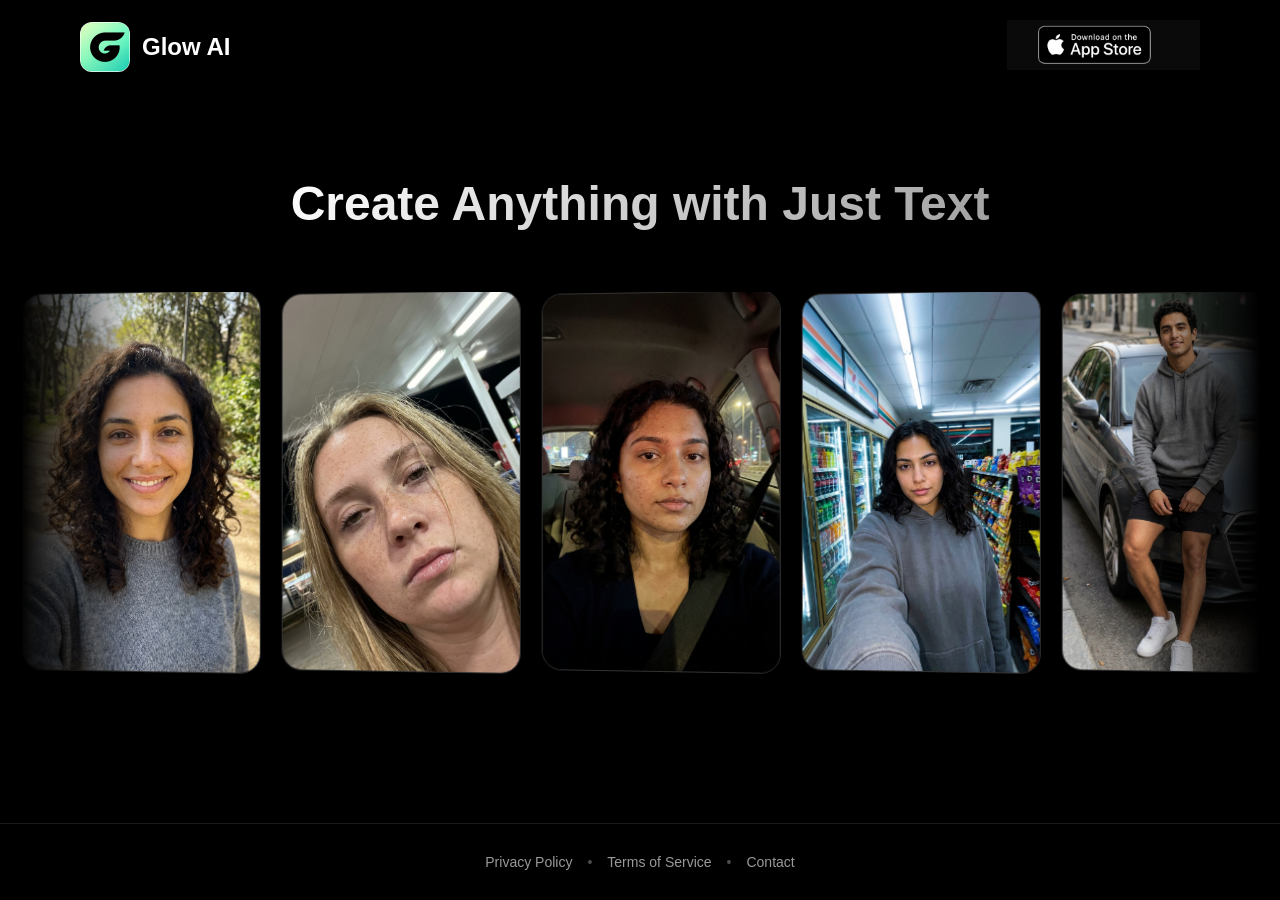
<file: index.html>
<!DOCTYPE html>
<html lang="en">
<head>
    <meta charset="UTF-8">
    <meta name="viewport" content="width=device-width, initial-scale=1.0">
    <title>Glow AI - Create Anything with Just Text</title>
    <link rel="icon" type="image/png" sizes="64x64" href="favicon.png">
    <link rel="apple-touch-icon" sizes="180x180" href="apple-touch-icon.png">
    <link rel="stylesheet" href="styles.css">
</head>
<body>
    <div class="container">
        <!-- Header -->
        <header>
            <div class="logo-section">
                <img src="app-icon.png" alt="Glow AI" class="app-icon">
                <h1 class="logo-text">Glow AI</h1>
            </div>
            <a href="#" class="app-store-link" id="appStoreLink">
                <img src="app-store-badge.png" alt="Download on the App Store" class="app-store-badge">
            </a>
        </header>

        <!-- Main Content -->
        <main>
            <h2 class="main-heading">Create Anything with Just Text</h2>
            
            <!-- Infinite Scrolling Carousel with Fading Images -->
            <div class="carousel-container">
                <div class="carousel-track" id="carouselTrack">
                    <!-- Cards will be duplicated via JavaScript for infinite scroll -->
                    <div class="carousel-card" data-before="images/anime_before.png" data-after="images/anime_after.png">
                        <img class="card-image before" src="images/anime_before.png" alt="Before">
                        <img class="card-image after" src="images/anime_after.png" alt="After">
                    </div>
                    <div class="carousel-card" data-before="images/barbie_before.png" data-after="images/barbie_after.png">
                        <img class="card-image before" src="images/barbie_before.png" alt="Before">
                        <img class="card-image after" src="images/barbie_after.png" alt="After">
                    </div>
                    <div class="carousel-card" data-before="images/caricature_before.png" data-after="images/caricature_after.png">
                        <img class="card-image before" src="images/caricature_before.png" alt="Before">
                        <img class="card-image after" src="images/caricature_after.png" alt="After">
                    </div>
                    <div class="carousel-card" data-before="images/actionfigure_before.png" data-after="images/actionfigure_after.png">
                        <img class="card-image before" src="images/actionfigure_before.png" alt="Before">
                        <img class="card-image after" src="images/actionfigure_after.png" alt="After">
                    </div>
                    <div class="carousel-card" data-before="images/gtav_before.png" data-after="images/gtav_after.png">
                        <img class="card-image before" src="images/gtav_before.png" alt="Before">
                        <img class="card-image after" src="images/gtav_after.png" alt="After">
                    </div>
                    <div class="carousel-card" data-before="images/wedding_before.png" data-after="images/wedding_after.png">
                        <img class="card-image before" src="images/wedding_before.png" alt="Before">
                        <img class="card-image after" src="images/wedding_after.png" alt="After">
                    </div>
                    <div class="carousel-card" data-before="images/minecraft_before.png" data-after="images/minecraft_after.png">
                        <img class="card-image before" src="images/minecraft_before.png" alt="Before">
                        <img class="card-image after" src="images/minecraft_after.png" alt="After">
                    </div>
                    <div class="carousel-card" data-before="images/yearbook_before.png" data-after="images/yearbook_after.png">
                        <img class="card-image before" src="images/yearbook_before.png" alt="Before">
                        <img class="card-image after" src="images/yearbook_after.png" alt="After">
                    </div>
                    <div class="carousel-card" data-before="images/snow_before.png" data-after="images/snow_after.png">
                        <img class="card-image before" src="images/snow_before.png" alt="Before">
                        <img class="card-image after" src="images/snow_after.png" alt="After">
                    </div>
                    <div class="carousel-card" data-before="images/polaroid_before.png" data-after="images/polaroid_after.png">
                        <img class="card-image before" src="images/polaroid_before.png" alt="Before">
                        <img class="card-image after" src="images/polaroid_after.png" alt="After">
                    </div>
                    <div class="carousel-card" data-before="images/partner_before.png" data-after="images/partner_after.png">
                        <img class="card-image before" src="images/partner_before.png" alt="Before">
                        <img class="card-image after" src="images/partner_after.png" alt="After">
                    </div>
                    <div class="carousel-card" data-before="images/age_before.png" data-after="images/age_after.png">
                        <img class="card-image before" src="images/age_before.png" alt="Before">
                        <img class="card-image after" src="images/age_after.png" alt="After">
                    </div>
                </div>
            </div>
        </main>

        <!-- Footer -->
        <footer>
            <div class="footer-links">
                <a href="privacy">Privacy Policy</a>
                <span class="separator">•</span>
                <a href="terms">Terms of Service</a>
                <span class="separator">•</span>
                <a href="contact.html">Contact</a>
            </div>
        </footer>
    </div>

    <script src="script.js"></script>
</body>
</html>
</file>
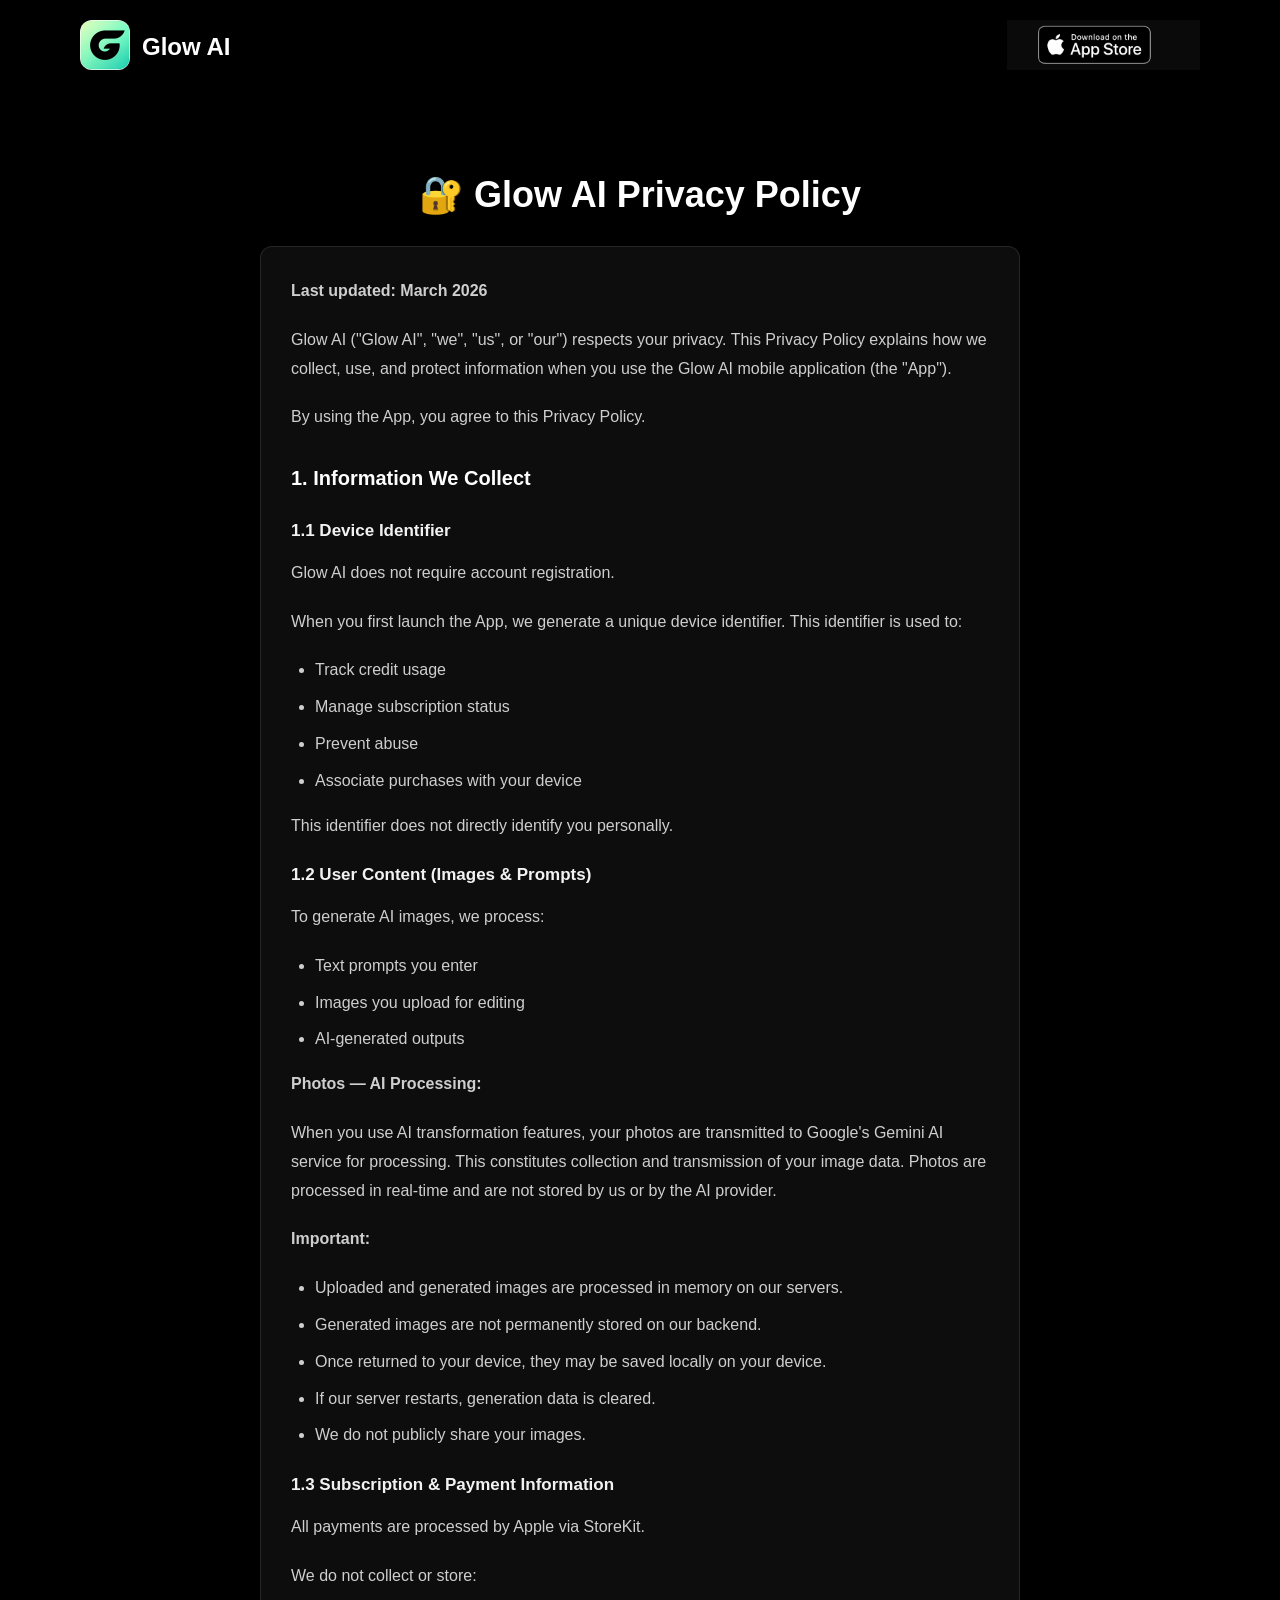
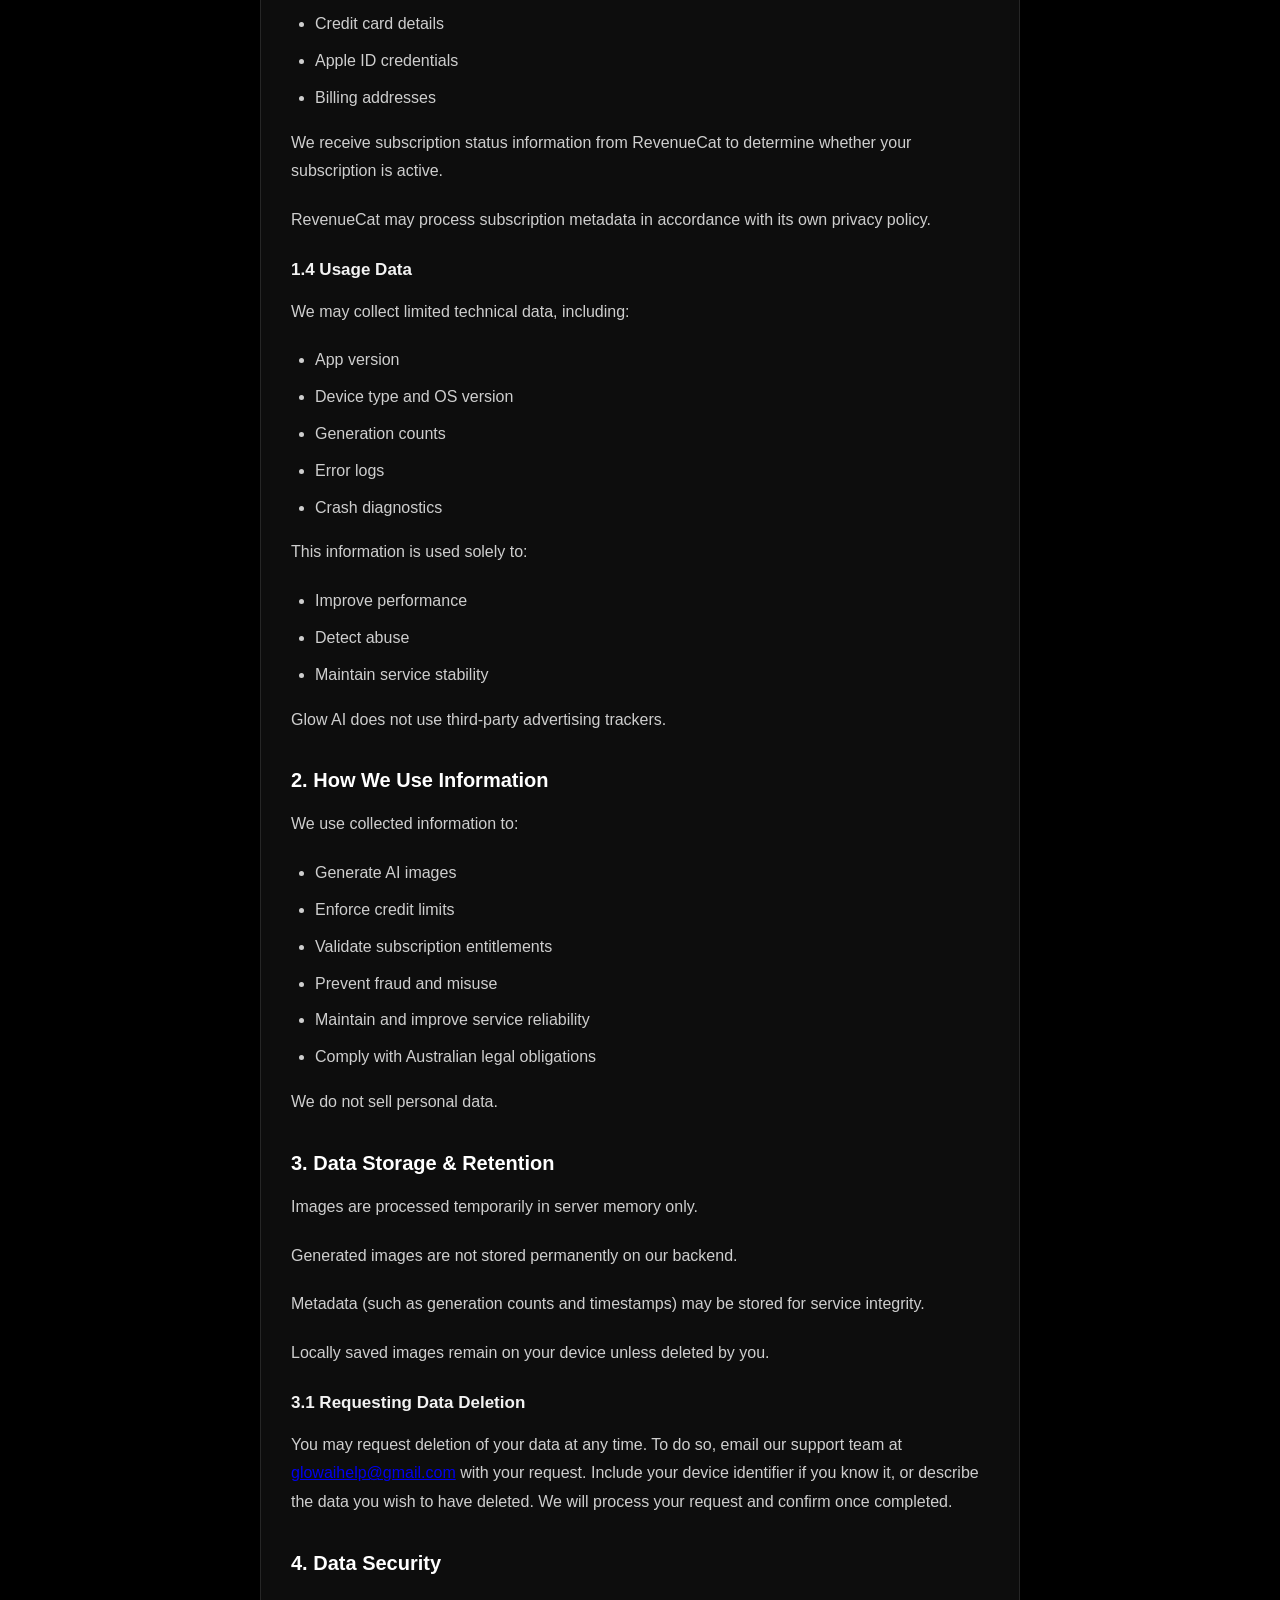
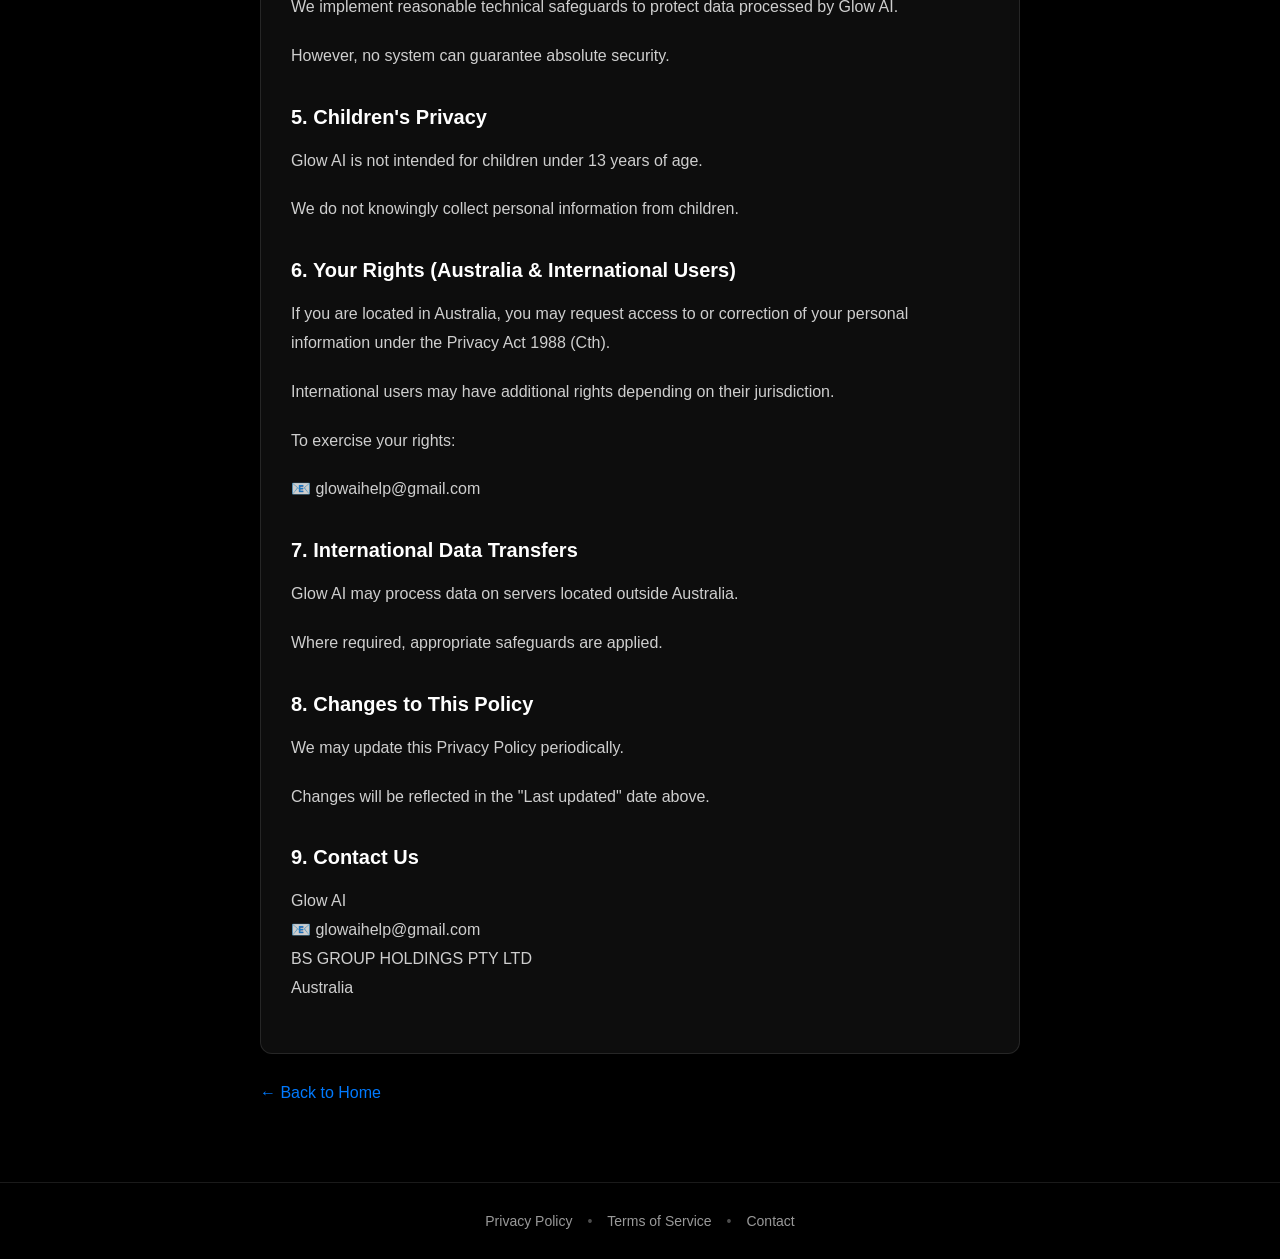
<file: privacy/index.html>
<!DOCTYPE html>
<html lang="en">
<head>
    <meta charset="UTF-8">
    <meta name="viewport" content="width=device-width, initial-scale=1.0">
    <title>Privacy Policy - Glow AI</title>
    <link rel="icon" type="image/png" sizes="64x64" href="../favicon.png">
    <link rel="apple-touch-icon" sizes="180x180" href="../apple-touch-icon.png">
    <link rel="stylesheet" href="../styles.css">
</head>
<body>
    <div class="container">
        <!-- Header -->
        <header>
            <div class="logo-section">
                <a href="../index.html"><img src="../app-icon.png" alt="Glow AI" class="app-icon"></a>
                <h1 class="logo-text">Glow AI</h1>
            </div>
            <a href="#" class="app-store-link" id="appStoreLink">
                <img src="../app-store-badge.png" alt="Download on the App Store" class="app-store-badge">
            </a>
        </header>

        <!-- Main Content -->
        <main>
            <div class="page-container">
                <h1 class="page-title">🔐 Glow AI Privacy Policy</h1>
                
                <div class="page-content">
                    <p><strong>Last updated: March 2026</strong></p>
                    
                    <p>Glow AI ("Glow AI", "we", "us", or "our") respects your privacy. This Privacy Policy explains how we collect, use, and protect information when you use the Glow AI mobile application (the "App").</p>
                    
                    <p>By using the App, you agree to this Privacy Policy.</p>

                    <h2>1. Information We Collect</h2>
                    
                    <h3>1.1 Device Identifier</h3>
                    <p>Glow AI does not require account registration.</p>
                    <p>When you first launch the App, we generate a unique device identifier. This identifier is used to:</p>
                    <ul>
                        <li>Track credit usage</li>
                        <li>Manage subscription status</li>
                        <li>Prevent abuse</li>
                        <li>Associate purchases with your device</li>
                    </ul>
                    <p>This identifier does not directly identify you personally.</p>

                    <h3>1.2 User Content (Images & Prompts)</h3>
                    <p>To generate AI images, we process:</p>
                    <ul>
                        <li>Text prompts you enter</li>
                        <li>Images you upload for editing</li>
                        <li>AI-generated outputs</li>
                    </ul>
                    <p><strong>Photos — AI Processing:</strong></p>
                    <p>When you use AI transformation features, your photos are transmitted to Google's Gemini AI service for processing. This constitutes collection and transmission of your image data. Photos are processed in real-time and are not stored by us or by the AI provider.</p>
                    <p><strong>Important:</strong></p>
                    <ul>
                        <li>Uploaded and generated images are processed in memory on our servers.</li>
                        <li>Generated images are not permanently stored on our backend.</li>
                        <li>Once returned to your device, they may be saved locally on your device.</li>
                        <li>If our server restarts, generation data is cleared.</li>
                        <li>We do not publicly share your images.</li>
                    </ul>

                    <h3>1.3 Subscription & Payment Information</h3>
                    <p>All payments are processed by Apple via StoreKit.</p>
                    <p>We do not collect or store:</p>
                    <ul>
                        <li>Credit card details</li>
                        <li>Apple ID credentials</li>
                        <li>Billing addresses</li>
                    </ul>
                    <p>We receive subscription status information from RevenueCat to determine whether your subscription is active.</p>
                    <p>RevenueCat may process subscription metadata in accordance with its own privacy policy.</p>

                    <h3>1.4 Usage Data</h3>
                    <p>We may collect limited technical data, including:</p>
                    <ul>
                        <li>App version</li>
                        <li>Device type and OS version</li>
                        <li>Generation counts</li>
                        <li>Error logs</li>
                        <li>Crash diagnostics</li>
                    </ul>
                    <p>This information is used solely to:</p>
                    <ul>
                        <li>Improve performance</li>
                        <li>Detect abuse</li>
                        <li>Maintain service stability</li>
                    </ul>
                    <p>Glow AI does not use third-party advertising trackers.</p>

                    <h2>2. How We Use Information</h2>
                    <p>We use collected information to:</p>
                    <ul>
                        <li>Generate AI images</li>
                        <li>Enforce credit limits</li>
                        <li>Validate subscription entitlements</li>
                        <li>Prevent fraud and misuse</li>
                        <li>Maintain and improve service reliability</li>
                        <li>Comply with Australian legal obligations</li>
                    </ul>
                    <p>We do not sell personal data.</p>

                    <h2>3. Data Storage & Retention</h2>
                    <p>Images are processed temporarily in server memory only.</p>
                    <p>Generated images are not stored permanently on our backend.</p>
                    <p>Metadata (such as generation counts and timestamps) may be stored for service integrity.</p>
                    <p>Locally saved images remain on your device unless deleted by you.</p>
                    <h3>3.1 Requesting Data Deletion</h3>
                    <p>You may request deletion of your data at any time. To do so, email our support team at <a href="mailto:glowaihelp@gmail.com">glowaihelp@gmail.com</a> with your request. Include your device identifier if you know it, or describe the data you wish to have deleted. We will process your request and confirm once completed.</p>

                    <h2>4. Data Security</h2>
                    <p>We implement reasonable technical safeguards to protect data processed by Glow AI.</p>
                    <p>However, no system can guarantee absolute security.</p>

                    <h2>5. Children's Privacy</h2>
                    <p>Glow AI is not intended for children under 13 years of age.</p>
                    <p>We do not knowingly collect personal information from children.</p>

                    <h2>6. Your Rights (Australia & International Users)</h2>
                    <p>If you are located in Australia, you may request access to or correction of your personal information under the Privacy Act 1988 (Cth).</p>
                    <p>International users may have additional rights depending on their jurisdiction.</p>
                    <p>To exercise your rights:</p>
                    <p>📧 glowaihelp@gmail.com</p>

                    <h2>7. International Data Transfers</h2>
                    <p>Glow AI may process data on servers located outside Australia.</p>
                    <p>Where required, appropriate safeguards are applied.</p>

                    <h2>8. Changes to This Policy</h2>
                    <p>We may update this Privacy Policy periodically.</p>
                    <p>Changes will be reflected in the "Last updated" date above.</p>

                    <h2>9. Contact Us</h2>
                    <p>Glow AI<br>
                    📧 glowaihelp@gmail.com<br>
                    BS GROUP HOLDINGS PTY LTD<br>
                    Australia</p>
                </div>

                <a href="../index.html" class="back-link">← Back to Home</a>
            </div>
        </main>

        <!-- Footer -->
        <footer>
            <div class="footer-links">
                <a href="../privacy">Privacy Policy</a>
                <span class="separator">•</span>
                <a href="../terms">Terms of Service</a>
                <span class="separator">•</span>
                <a href="../contact.html">Contact</a>
            </div>
        </footer>
    </div>

    <script src="../script.js"></script>
</body>
</html>
</file>
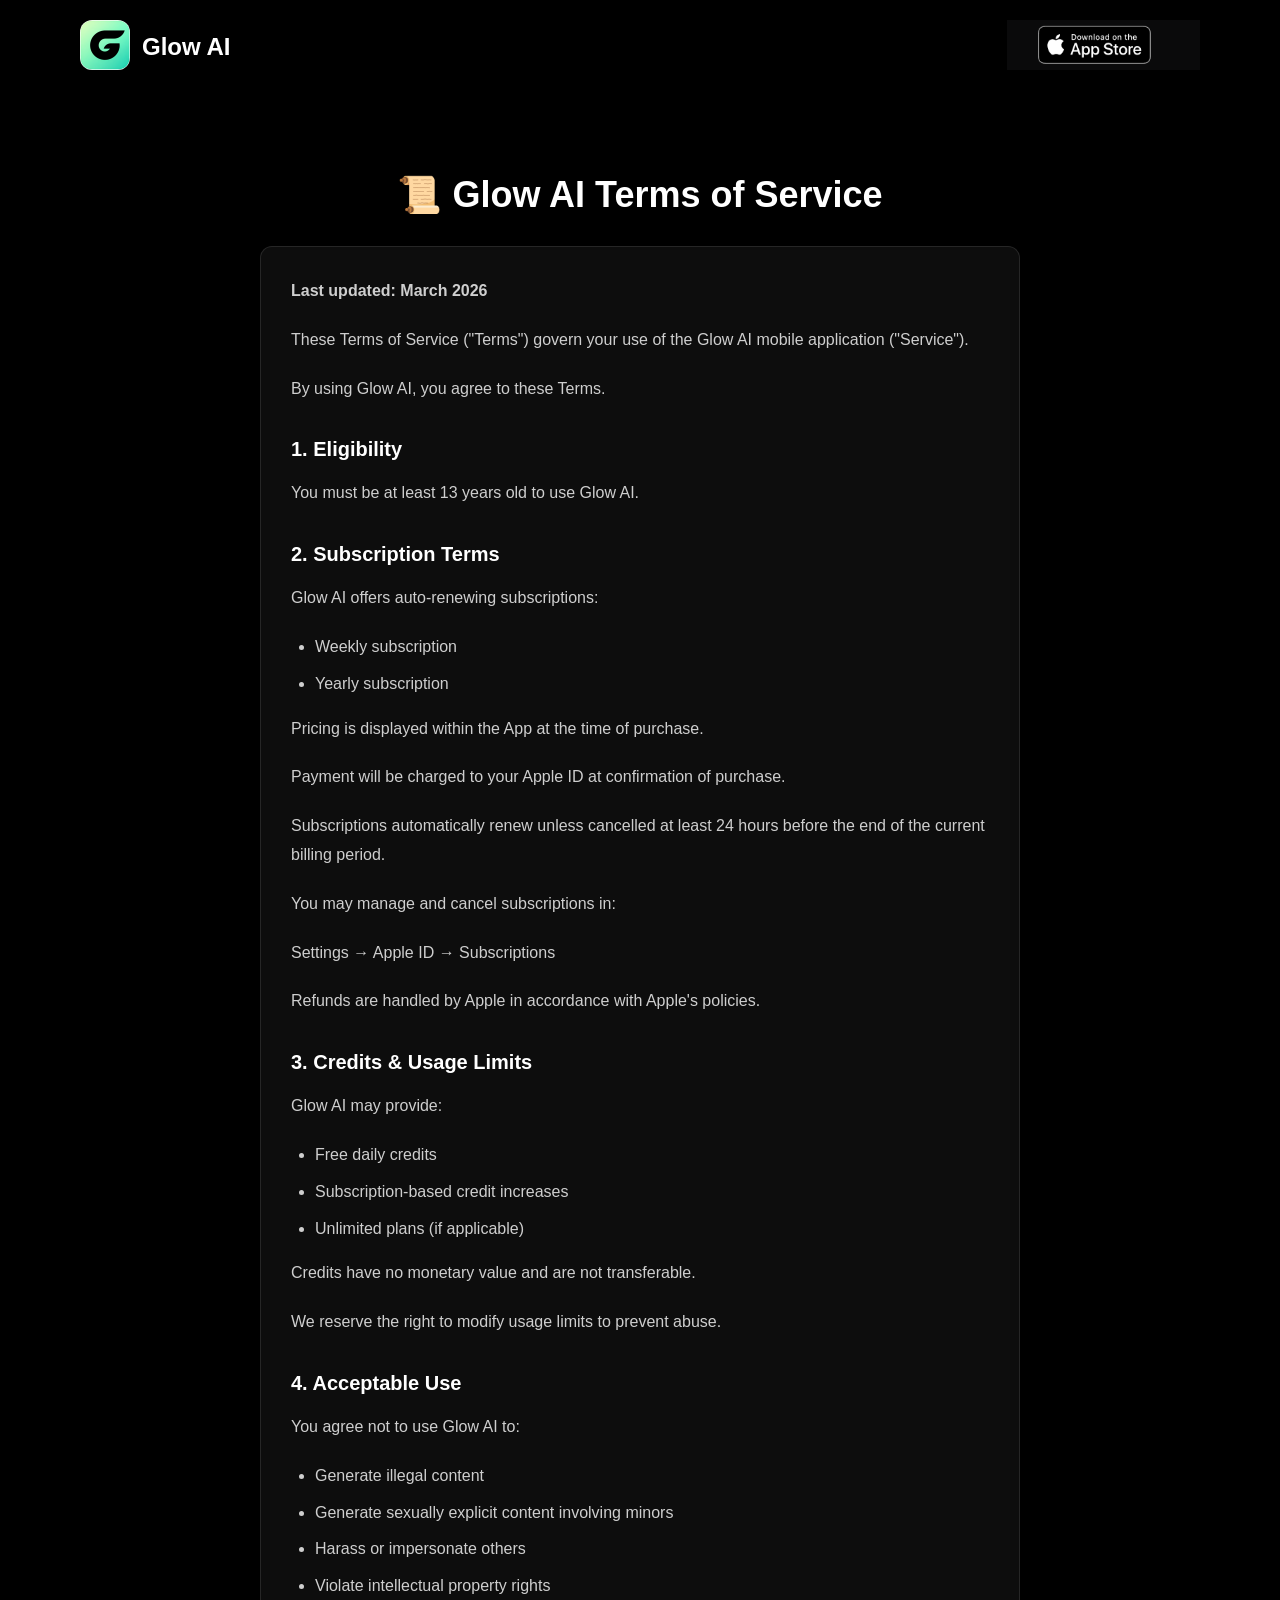
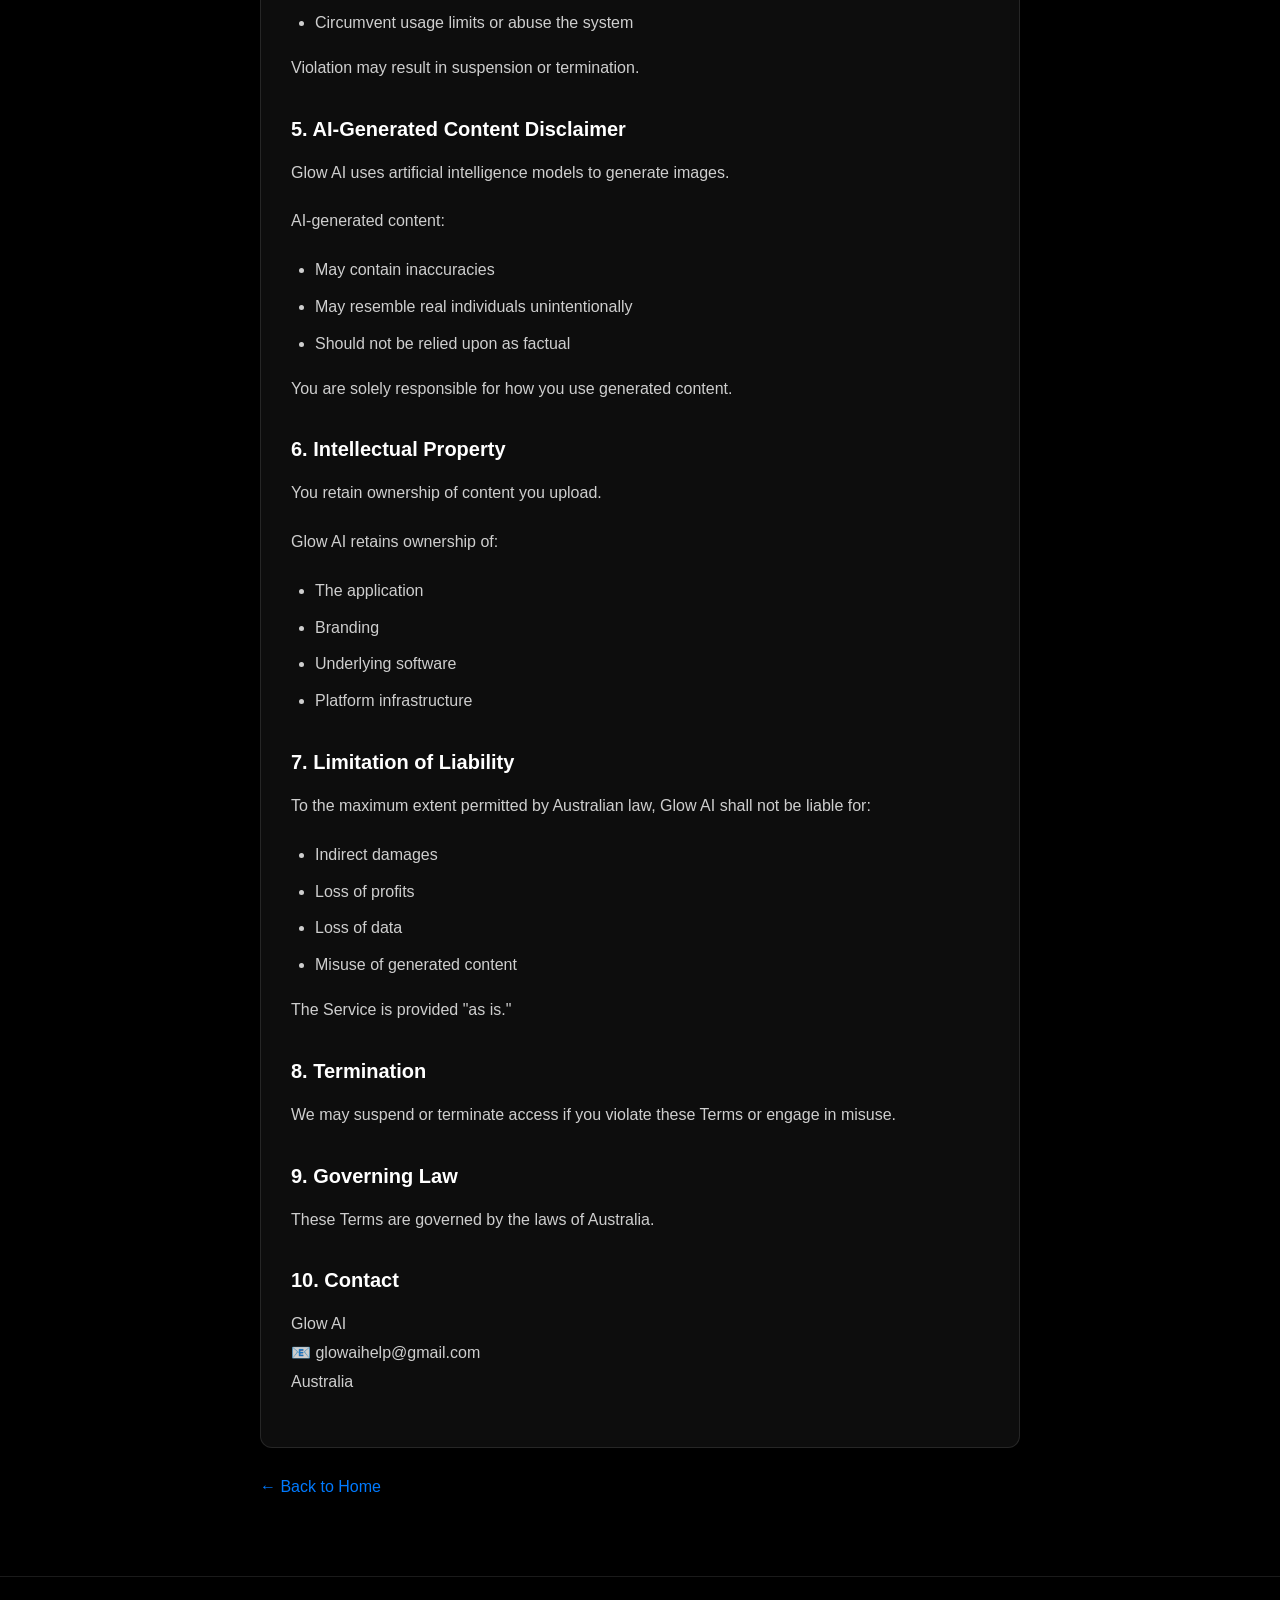
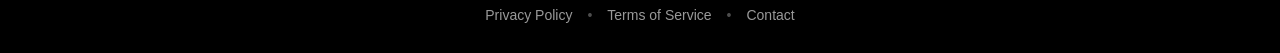
<file: terms/index.html>
<!DOCTYPE html>
<html lang="en">
<head>
    <meta charset="UTF-8">
    <meta name="viewport" content="width=device-width, initial-scale=1.0">
    <title>Terms of Service - Glow AI</title>
    <link rel="icon" type="image/png" sizes="64x64" href="../favicon.png">
    <link rel="apple-touch-icon" sizes="180x180" href="../apple-touch-icon.png">
    <link rel="stylesheet" href="../styles.css">
</head>
<body>
    <div class="container">
        <!-- Header -->
        <header>
            <div class="logo-section">
                <a href="../index.html"><img src="../app-icon.png" alt="Glow AI" class="app-icon"></a>
                <h1 class="logo-text">Glow AI</h1>
            </div>
            <a href="#" class="app-store-link" id="appStoreLink">
                <img src="../app-store-badge.png" alt="Download on the App Store" class="app-store-badge">
            </a>
        </header>

        <!-- Main Content -->
        <main>
            <div class="page-container">
                <h1 class="page-title">📜 Glow AI Terms of Service</h1>
                
                <div class="page-content">
                    <p><strong>Last updated: March 2026</strong></p>
                    
                    <p>These Terms of Service ("Terms") govern your use of the Glow AI mobile application ("Service").</p>
                    
                    <p>By using Glow AI, you agree to these Terms.</p>

                    <h2>1. Eligibility</h2>
                    <p>You must be at least 13 years old to use Glow AI.</p>

                    <h2>2. Subscription Terms</h2>
                    <p>Glow AI offers auto-renewing subscriptions:</p>
                    <ul>
                        <li>Weekly subscription</li>
                        <li>Yearly subscription</li>
                    </ul>
                    <p>Pricing is displayed within the App at the time of purchase.</p>
                    <p>Payment will be charged to your Apple ID at confirmation of purchase.</p>
                    <p>Subscriptions automatically renew unless cancelled at least 24 hours before the end of the current billing period.</p>
                    <p>You may manage and cancel subscriptions in:</p>
                    <p>Settings → Apple ID → Subscriptions</p>
                    <p>Refunds are handled by Apple in accordance with Apple's policies.</p>

                    <h2>3. Credits & Usage Limits</h2>
                    <p>Glow AI may provide:</p>
                    <ul>
                        <li>Free daily credits</li>
                        <li>Subscription-based credit increases</li>
                        <li>Unlimited plans (if applicable)</li>
                    </ul>
                    <p>Credits have no monetary value and are not transferable.</p>
                    <p>We reserve the right to modify usage limits to prevent abuse.</p>

                    <h2>4. Acceptable Use</h2>
                    <p>You agree not to use Glow AI to:</p>
                    <ul>
                        <li>Generate illegal content</li>
                        <li>Generate sexually explicit content involving minors</li>
                        <li>Harass or impersonate others</li>
                        <li>Violate intellectual property rights</li>
                        <li>Circumvent usage limits or abuse the system</li>
                    </ul>
                    <p>Violation may result in suspension or termination.</p>

                    <h2>5. AI-Generated Content Disclaimer</h2>
                    <p>Glow AI uses artificial intelligence models to generate images.</p>
                    <p>AI-generated content:</p>
                    <ul>
                        <li>May contain inaccuracies</li>
                        <li>May resemble real individuals unintentionally</li>
                        <li>Should not be relied upon as factual</li>
                    </ul>
                    <p>You are solely responsible for how you use generated content.</p>

                    <h2>6. Intellectual Property</h2>
                    <p>You retain ownership of content you upload.</p>
                    <p>Glow AI retains ownership of:</p>
                    <ul>
                        <li>The application</li>
                        <li>Branding</li>
                        <li>Underlying software</li>
                        <li>Platform infrastructure</li>
                    </ul>

                    <h2>7. Limitation of Liability</h2>
                    <p>To the maximum extent permitted by Australian law, Glow AI shall not be liable for:</p>
                    <ul>
                        <li>Indirect damages</li>
                        <li>Loss of profits</li>
                        <li>Loss of data</li>
                        <li>Misuse of generated content</li>
                    </ul>
                    <p>The Service is provided "as is."</p>

                    <h2>8. Termination</h2>
                    <p>We may suspend or terminate access if you violate these Terms or engage in misuse.</p>

                    <h2>9. Governing Law</h2>
                    <p>These Terms are governed by the laws of Australia.</p>

                    <h2>10. Contact</h2>
                    <p>Glow AI<br>
                    📧 glowaihelp@gmail.com<br>
                    Australia</p>
                </div>

                <a href="../index.html" class="back-link">← Back to Home</a>
            </div>
        </main>

        <!-- Footer -->
        <footer>
            <div class="footer-links">
                <a href="../privacy">Privacy Policy</a>
                <span class="separator">•</span>
                <a href="../terms">Terms of Service</a>
                <span class="separator">•</span>
                <a href="../contact.html">Contact</a>
            </div>
        </footer>
    </div>

    <script src="../script.js"></script>
</body>
</html>
</file>
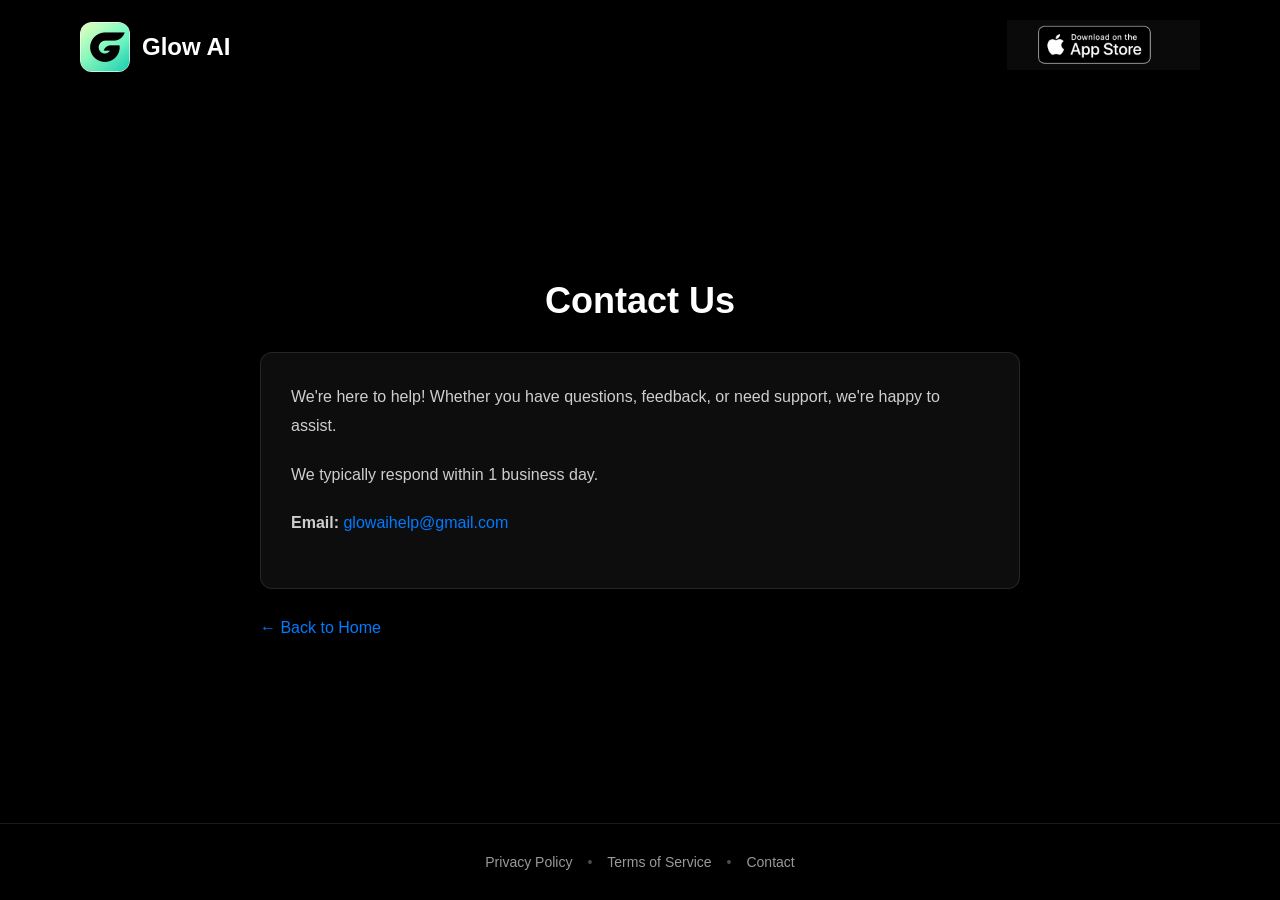
<file: contact.html>
<!DOCTYPE html>
<html lang="en">
<head>
    <meta charset="UTF-8">
    <meta name="viewport" content="width=device-width, initial-scale=1.0">
    <title>Contact - Glow AI</title>
    <link rel="icon" type="image/png" sizes="64x64" href="favicon.png">
    <link rel="apple-touch-icon" sizes="180x180" href="apple-touch-icon.png">
    <link rel="stylesheet" href="styles.css">
</head>
<body>
    <div class="container">
        <!-- Header -->
        <header>
            <div class="logo-section">
                <img src="app-icon.png" alt="Glow AI" class="app-icon">
                <h1 class="logo-text">Glow AI</h1>
            </div>
            <a href="#" class="app-store-link" id="appStoreLink">
                <img src="app-store-badge.png" alt="Download on the App Store" class="app-store-badge">
            </a>
        </header>

        <!-- Main Content -->
        <main>
            <div class="page-container">
                <h1 class="page-title">Contact Us</h1>
                
                <div class="page-content">
                    <p>
                        We're here to help! Whether you have questions, feedback, or need support, we're happy to assist.
                    </p>
                    <p>
                        We typically respond within 1 business day.
                    </p>
                    <p>
                        <strong>Email:</strong> <a href="mailto:glowaihelp@gmail.com" style="color: #007AFF; text-decoration: none;">glowaihelp@gmail.com</a>
                    </p>
                </div>

                <a href="index.html" class="back-link">← Back to Home</a>
            </div>
        </main>

        <!-- Footer -->
        <footer>
            <div class="footer-links">
                <a href="privacy">Privacy Policy</a>
                <span class="separator">•</span>
                <a href="terms">Terms of Service</a>
                <span class="separator">•</span>
                <a href="contact.html">Contact</a>
            </div>
        </footer>
    </div>

    <script src="script.js"></script>
</body>
</html>
</file>
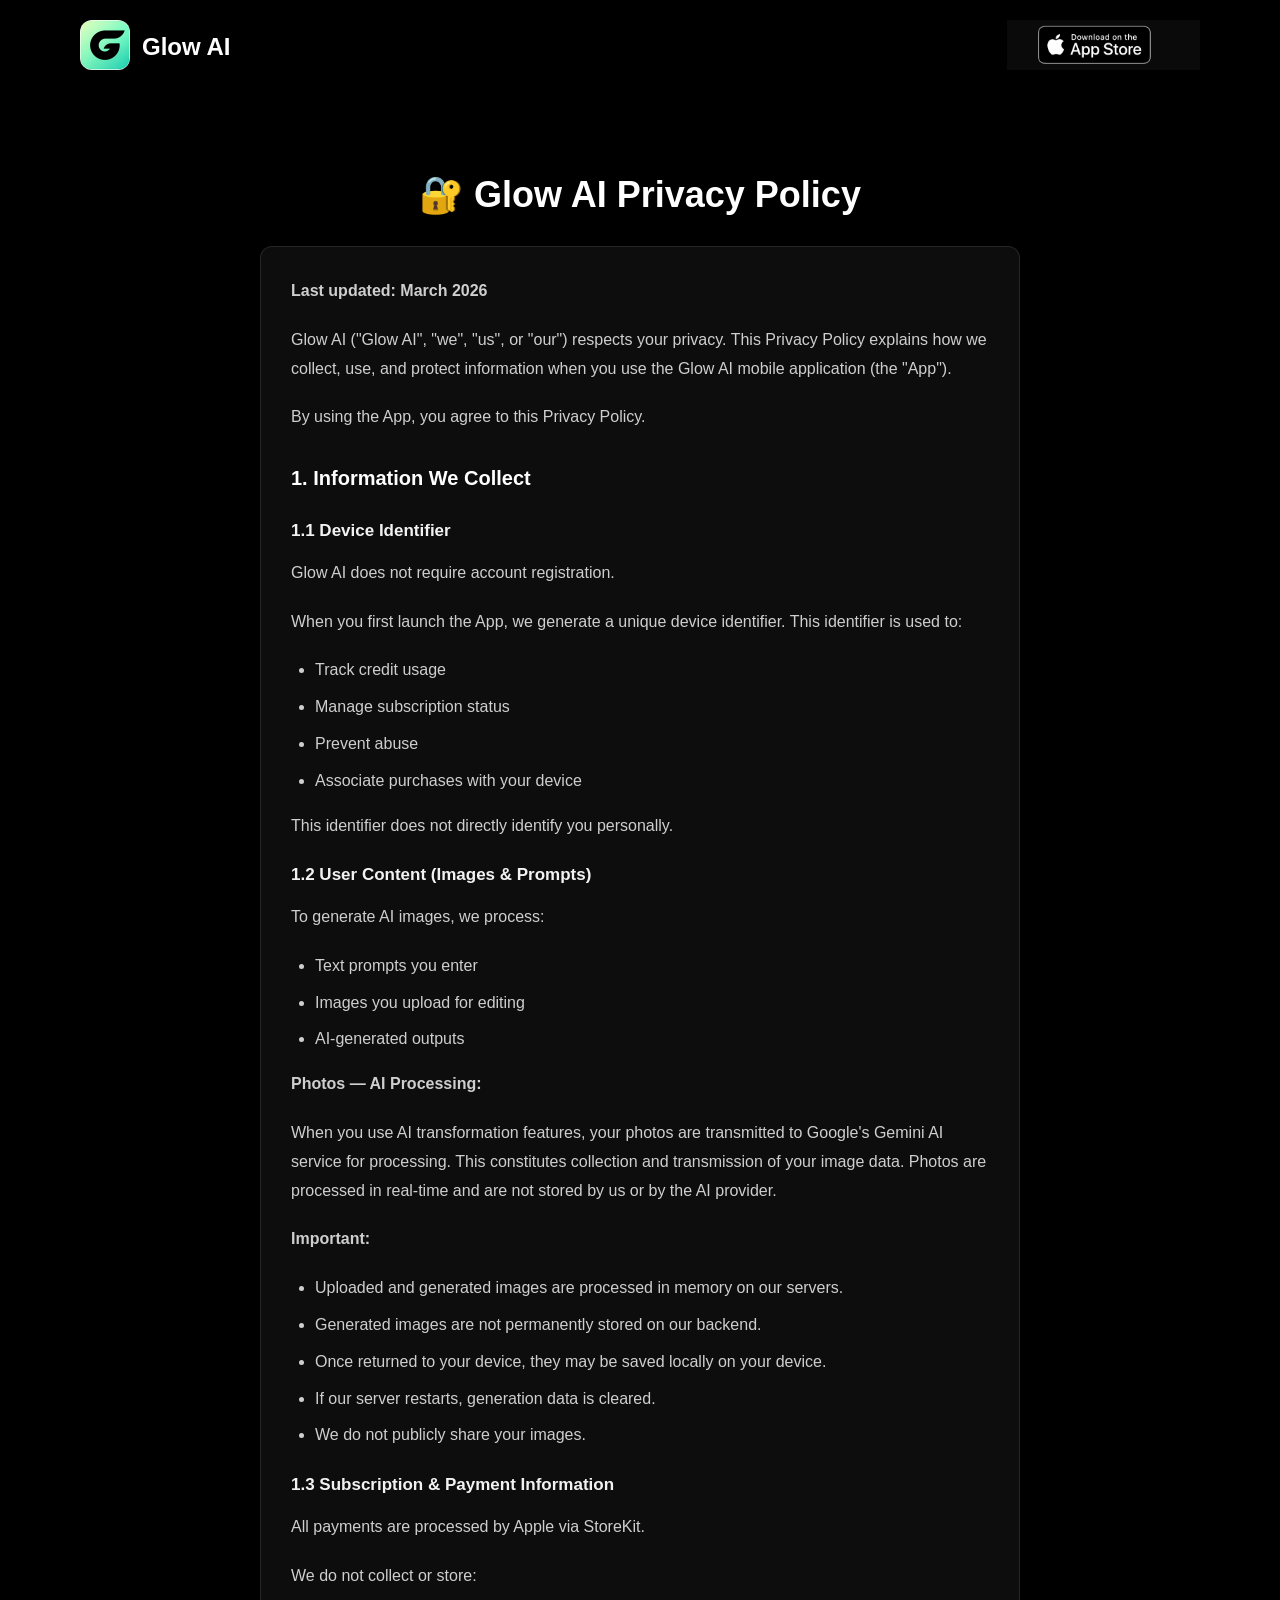
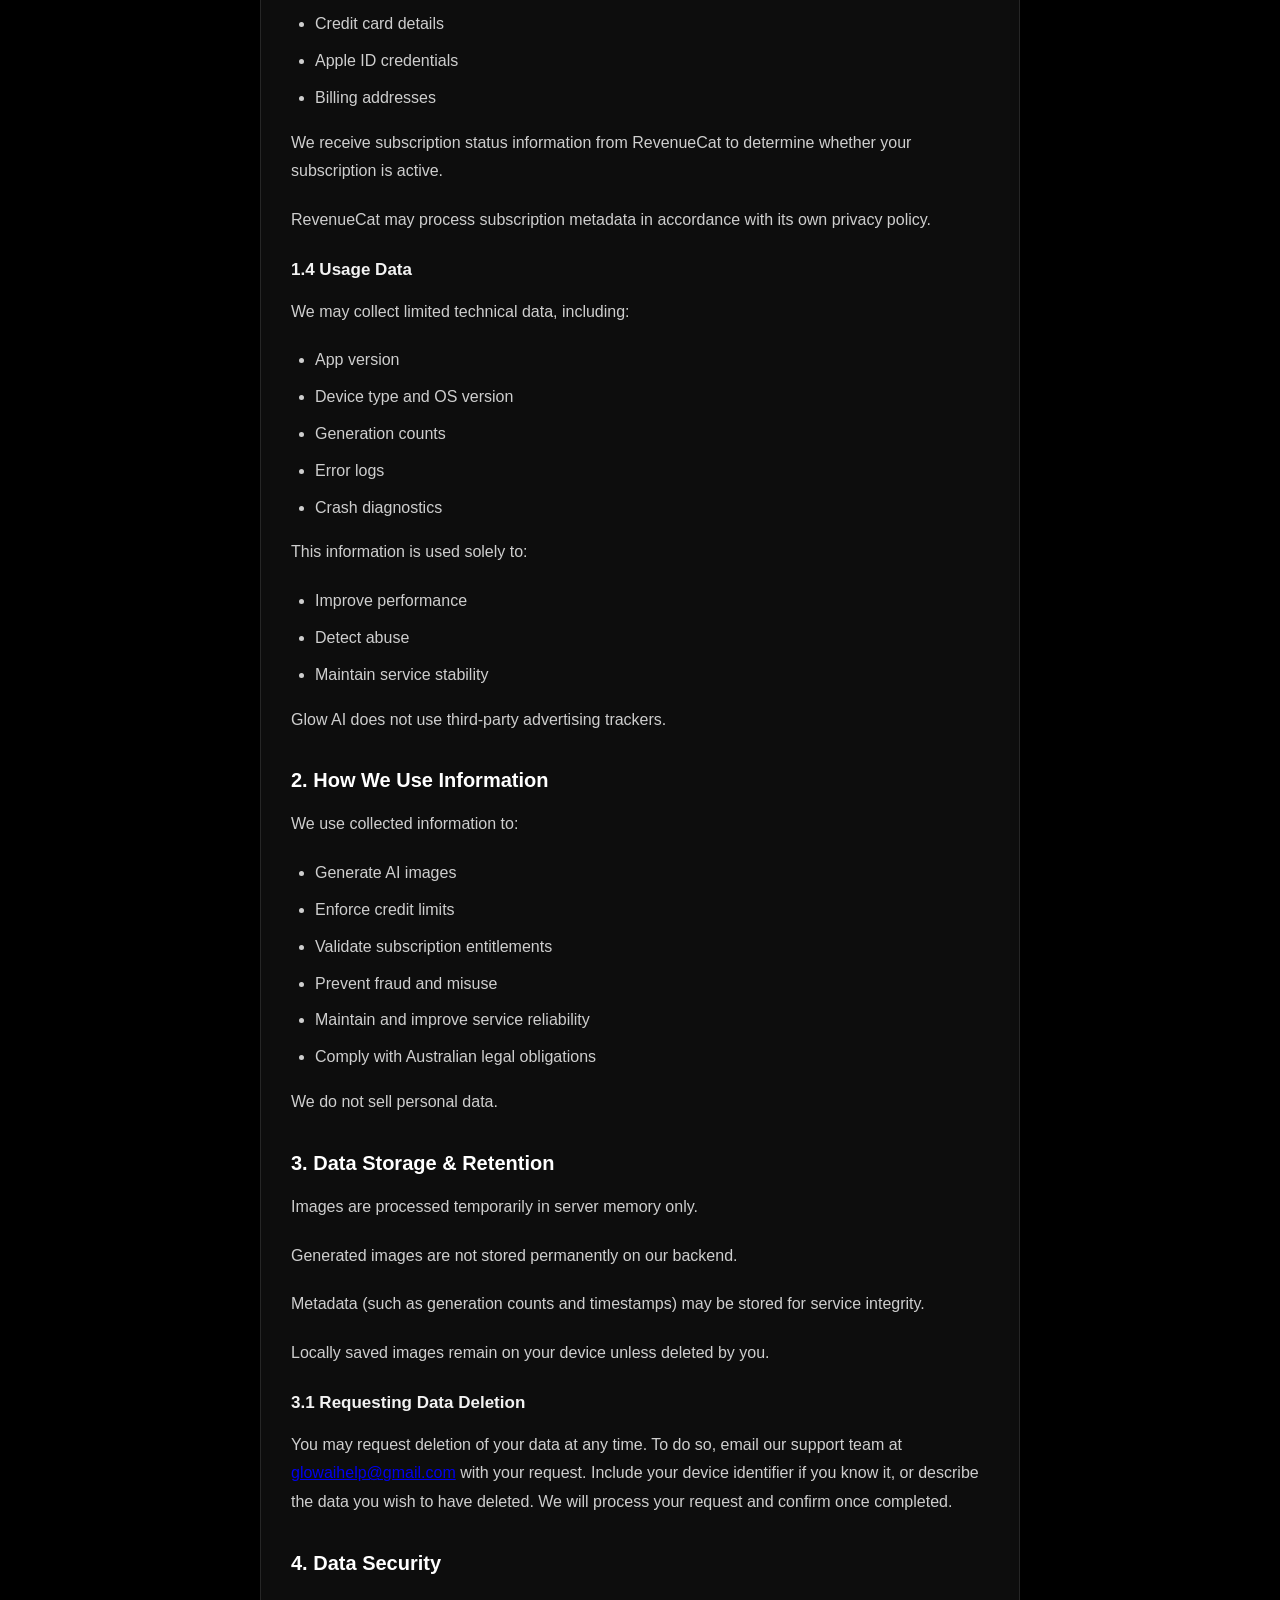
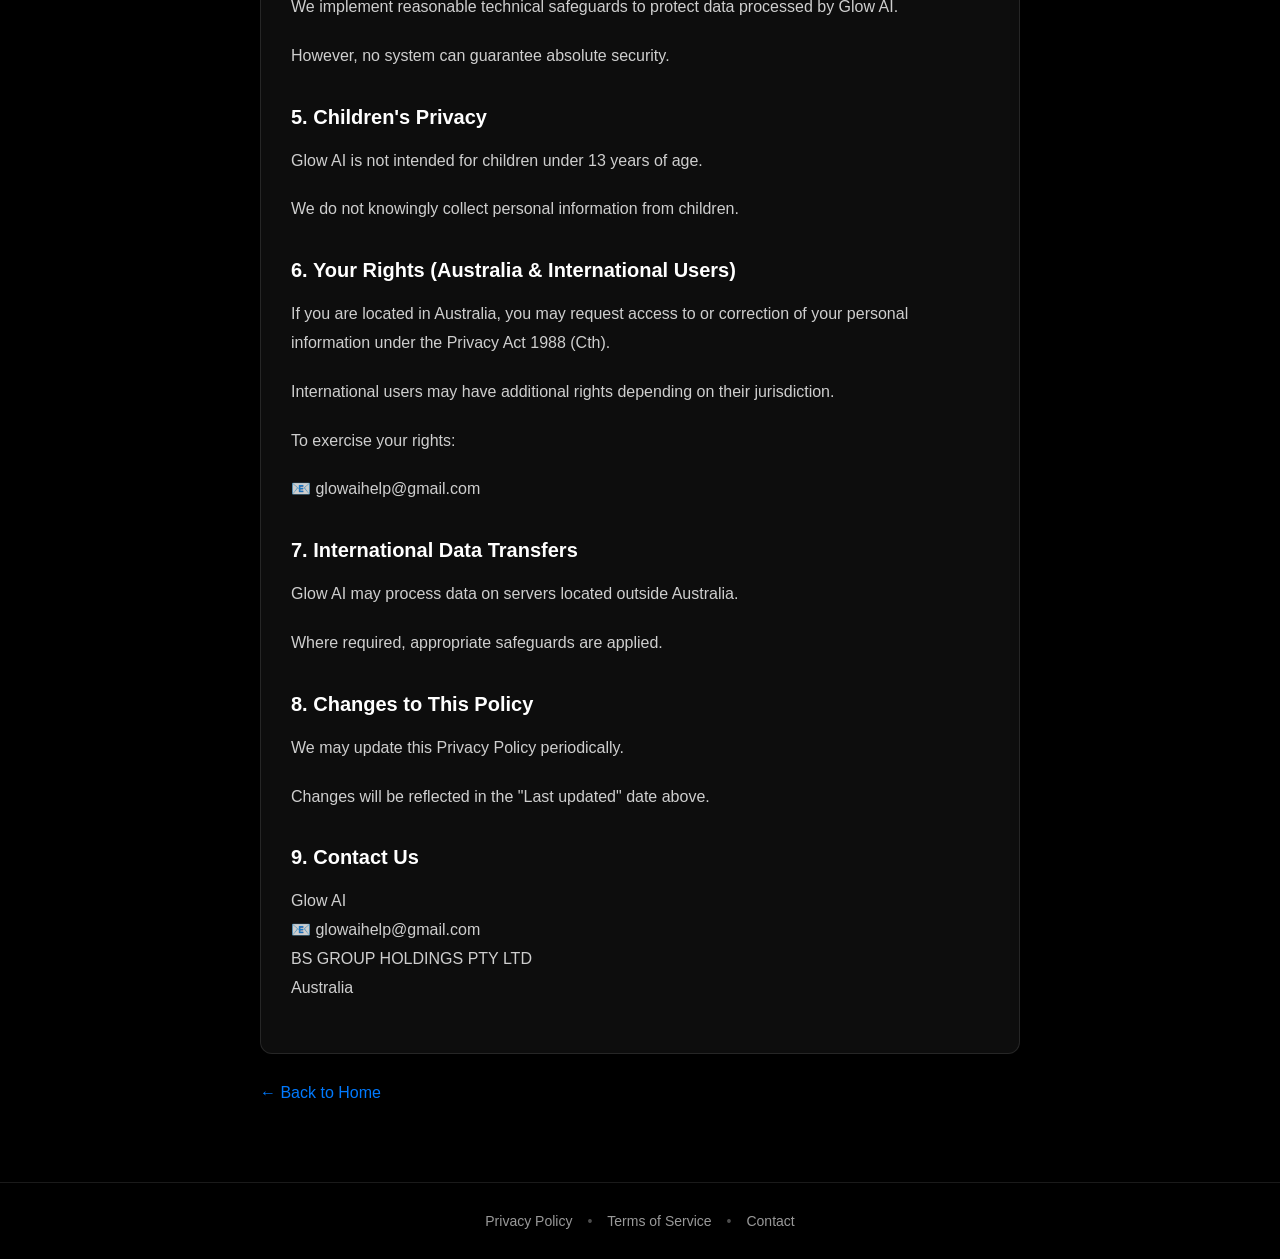
<file: privacy.html>
<!DOCTYPE html>
<html lang="en">
<head>
    <meta charset="UTF-8">
    <meta http-equiv="refresh" content="0;url=privacy/">
    <link rel="canonical" href="https://www.glowaiapp.com/privacy">
    <title>Privacy Policy - Glow AI</title>
</head>
<body>
    <p>Redirecting to <a href="privacy/">Privacy Policy</a>...</p>
</body>
</html>
</file>
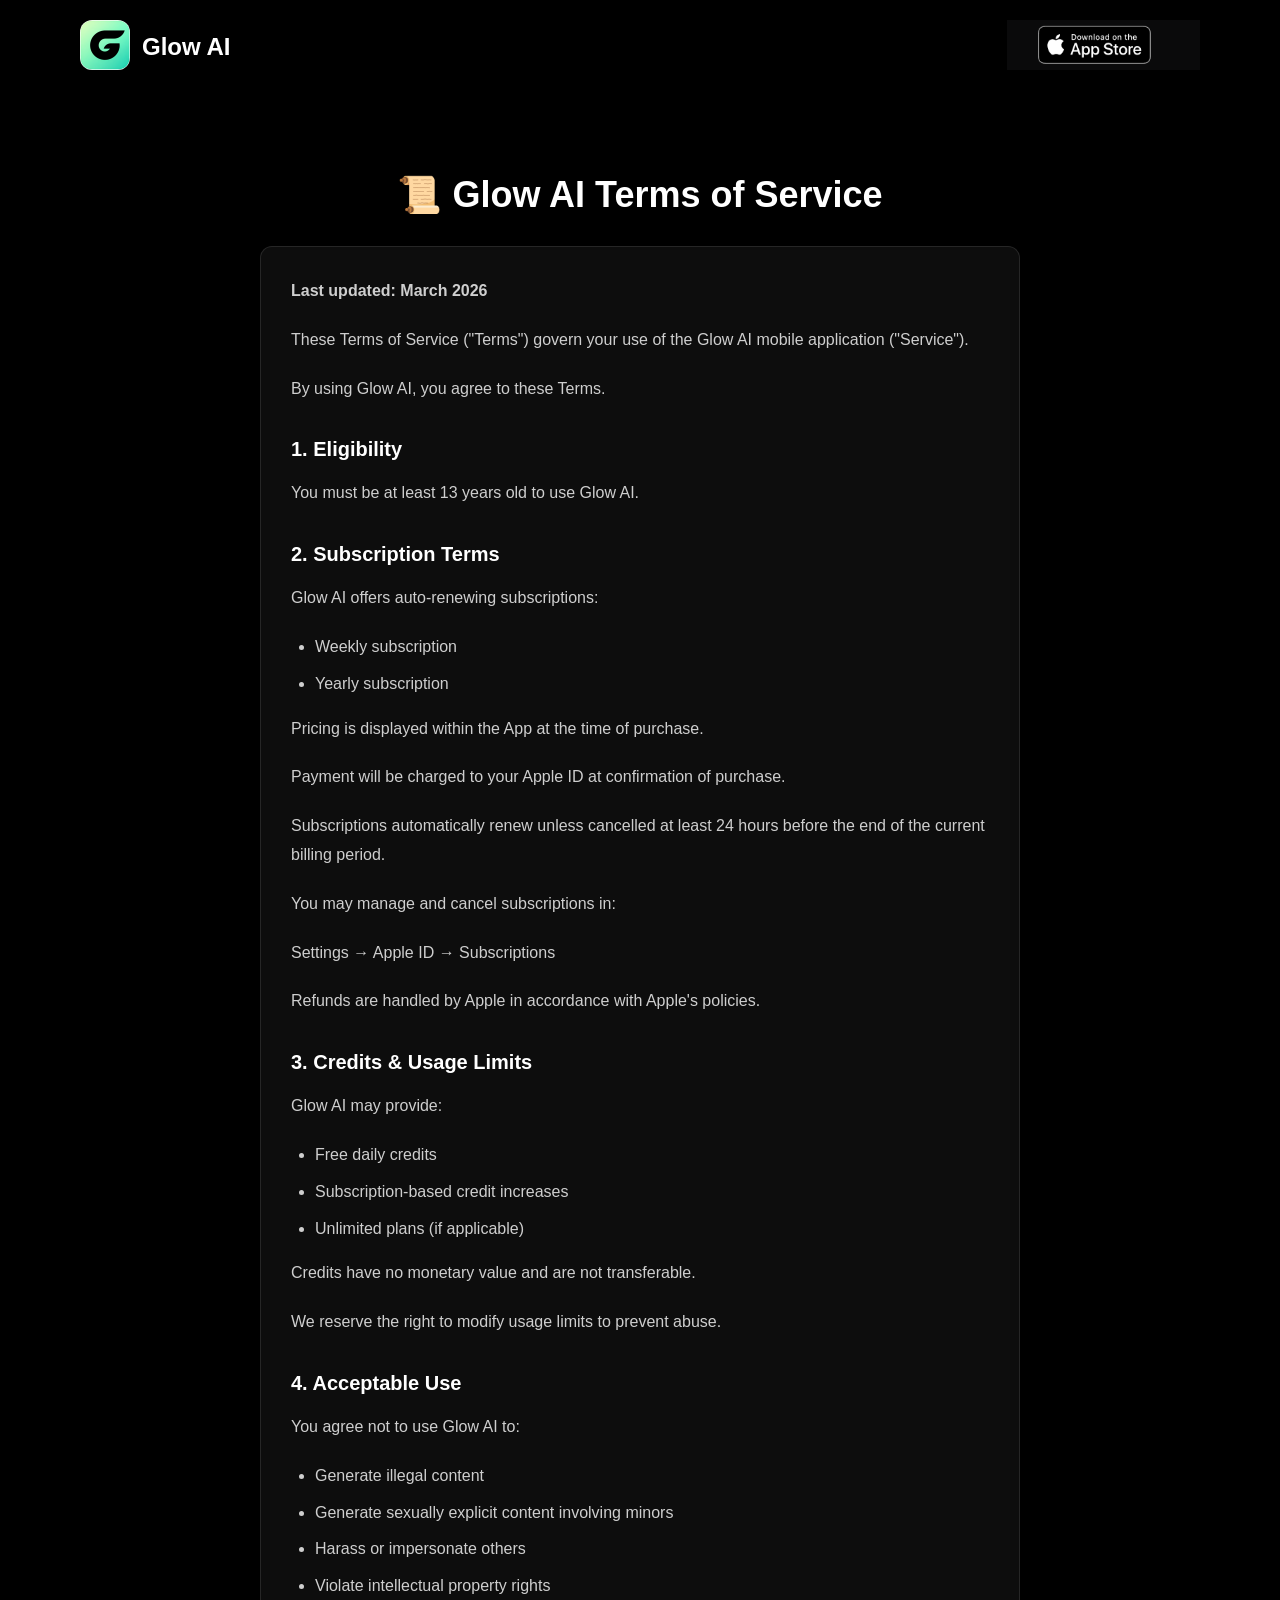
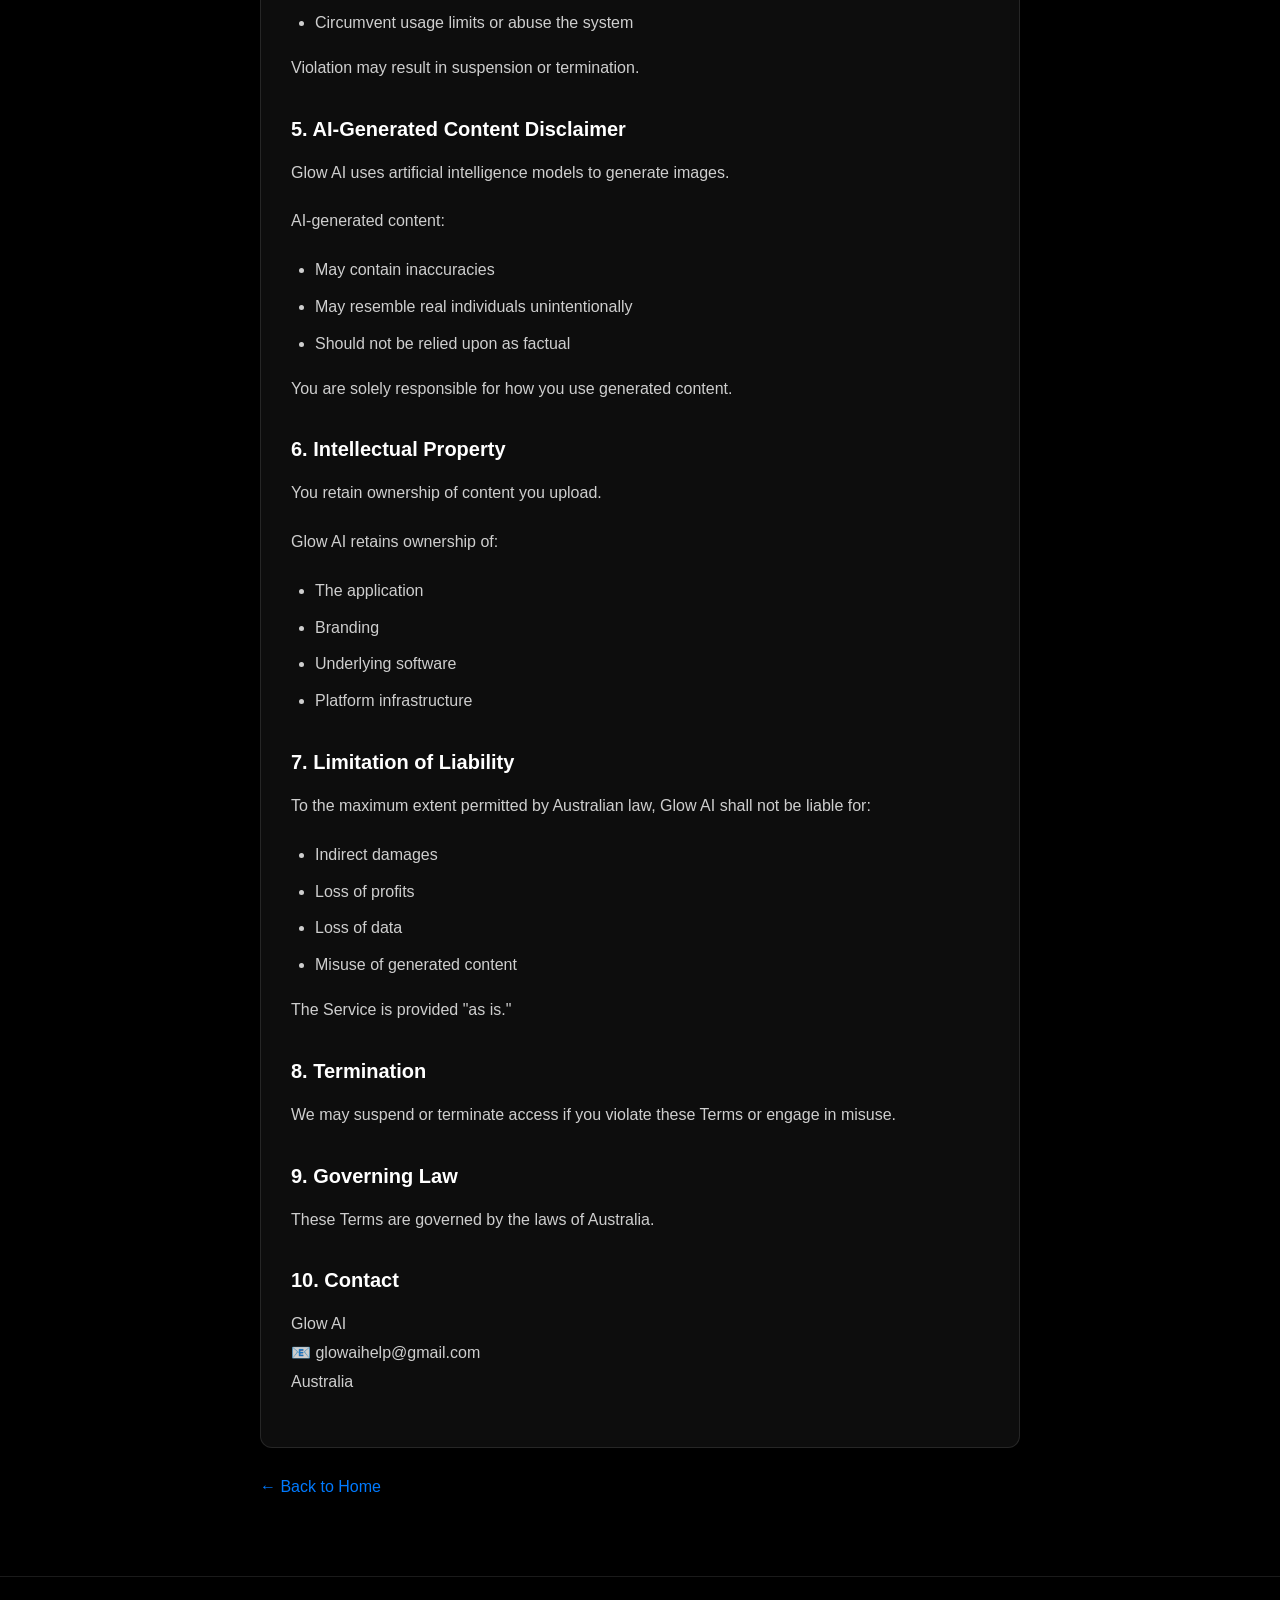
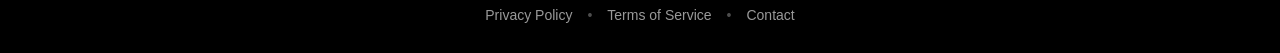
<file: terms.html>
<!DOCTYPE html>
<html lang="en">
<head>
    <meta charset="UTF-8">
    <meta http-equiv="refresh" content="0;url=terms/">
    <link rel="canonical" href="https://www.glowaiapp.com/terms">
    <title>Terms of Service - Glow AI</title>
</head>
<body>
    <p>Redirecting to <a href="terms/">Terms of Service</a>...</p>
</body>
</html>
</file>
<file: styles.css>
* {
    margin: 0;
    padding: 0;
    box-sizing: border-box;
}

body {
    font-family: -apple-system, BlinkMacSystemFont, 'Segoe UI', 'Roboto', 'Helvetica', 'Arial', sans-serif;
    background-color: #000000;
    color: #ffffff;
    min-height: 100vh;
    overflow-x: hidden;
}

.container {
    display: flex;
    flex-direction: column;
    min-height: 100vh;
    max-width: 100%;
    overflow: hidden;
}

/* Header */
header {
    padding: 20px 40px;
    display: flex;
    justify-content: space-between;
    align-items: center;
    max-width: 1200px;
    margin: 0 auto;
    width: 100%;
}

.logo-section {
    display: flex;
    align-items: center;
    gap: 12px;
}

.app-icon {
    width: 50px;
    height: 50px;
    border-radius: 12px;
}

.logo-text {
    font-size: 24px;
    font-weight: 600;
    color: #ffffff;
}

.app-store-link {
    display: block;
    transition: opacity 0.3s ease, transform 0.3s ease;
}

.app-store-link:hover {
    opacity: 0.8;
    transform: scale(1.05);
}

.app-store-badge {
    height: 50px;
    width: auto;
}

/* Main Content */
main {
    flex: 1;
    display: flex;
    flex-direction: column;
    justify-content: center;
    align-items: center;
    padding: 40px 20px;
    gap: 60px;
}

.main-heading {
    font-size: 48px;
    font-weight: 700;
    text-align: center;
    max-width: 800px;
    line-height: 1.2;
    background: linear-gradient(135deg, #ffffff 0%, #a0a0a0 100%);
    -webkit-background-clip: text;
    -webkit-text-fill-color: transparent;
    background-clip: text;
}

/* Carousel */
.carousel-container {
    width: 100%;
    height: 450px;
    position: relative;
    overflow: hidden;
    mask-image: linear-gradient(to right, transparent, black 10%, black 90%, transparent);
    -webkit-mask-image: linear-gradient(to right, transparent, black 10%, black 90%, transparent);
}

.carousel-track {
    display: flex;
    gap: 20px;
    position: absolute;
    animation: scroll 40s linear infinite;
    will-change: transform;
}

.carousel-card {
    min-width: 240px;
    height: 380px;
    border-radius: 20px;
    border: 1px solid rgba(255, 255, 255, 0.2);
    transform: perspective(1000px) rotateY(-5deg);
    transition: transform 0.3s ease;
    position: relative;
    overflow: hidden;
    box-shadow: 0 10px 30px rgba(0, 0, 0, 0.5);
}

.carousel-card:hover {
    transform: perspective(1000px) rotateY(0deg) scale(1.02);
}

.card-image {
    position: absolute;
    top: 0;
    left: 0;
    width: 100%;
    height: 100%;
    object-fit: cover;
    object-position: center;
    transition: opacity 1.5s ease-in-out;
}

.card-image.before {
    opacity: 1;
    z-index: 1;
}

.card-image.after {
    opacity: 0;
    z-index: 2;
}

.carousel-card.show-after .card-image.after {
    opacity: 1;
}

.carousel-card.show-after .card-image.before {
    opacity: 0;
}

@keyframes scroll {
    0% {
        transform: translateX(0);
    }
    100% {
        transform: translateX(-50%);
    }
}

/* Footer */
footer {
    padding: 30px 40px;
    display: flex;
    justify-content: center;
    border-top: 1px solid rgba(255, 255, 255, 0.1);
}

.footer-links {
    display: flex;
    align-items: center;
    gap: 15px;
    flex-wrap: wrap;
    justify-content: center;
}

.footer-links a {
    color: rgba(255, 255, 255, 0.6);
    text-decoration: none;
    font-size: 14px;
    transition: color 0.3s ease;
}

.footer-links a:hover {
    color: #ffffff;
}

.separator {
    color: rgba(255, 255, 255, 0.3);
    font-size: 14px;
}

/* Responsive Design */
@media (max-width: 768px) {
    .main-heading {
        font-size: 32px;
        padding: 0 20px;
    }

    header {
        padding: 15px 20px;
        flex-direction: column;
        gap: 15px;
    }

    .app-icon {
        width: 40px;
        height: 40px;
    }

    .logo-text {
        font-size: 20px;
    }

    .app-store-badge {
        height: 40px;
    }

    .carousel-container {
        height: 320px;
    }

    .carousel-card {
        min-width: 200px;
        height: 300px;
    }

    main {
        gap: 40px;
        padding: 20px;
    }

    .footer-links {
        flex-direction: column;
        gap: 10px;
    }

    .separator {
        display: none;
    }
}

/* Page Styles (for privacy, terms, contact) */
.page-container {
    max-width: 800px;
    margin: 0 auto;
    padding: 40px 20px;
}

.page-title {
    font-size: 36px;
    font-weight: 700;
    margin-bottom: 30px;
    text-align: center;
}

.page-content {
    background: rgba(255, 255, 255, 0.05);
    border: 1px solid rgba(255, 255, 255, 0.1);
    border-radius: 12px;
    padding: 30px;
    line-height: 1.8;
    font-size: 16px;
    color: rgba(255, 255, 255, 0.8);
}

.page-content p {
    margin-bottom: 20px;
}

.page-content h2 {
    font-size: 20px;
    font-weight: 600;
    margin-top: 28px;
    margin-bottom: 12px;
    color: #ffffff;
}

.page-content h3 {
    font-size: 17px;
    font-weight: 600;
    margin-top: 20px;
    margin-bottom: 12px;
    color: rgba(255, 255, 255, 0.95);
}

.page-content ul {
    margin-bottom: 16px;
    padding-left: 24px;
}

.page-content li {
    margin-bottom: 8px;
}

.back-link {
    display: inline-block;
    margin-top: 30px;
    color: #007AFF;
    text-decoration: none;
    font-weight: 500;
    transition: opacity 0.3s ease;
}

.back-link:hover {
    opacity: 0.7;
}
</file>
